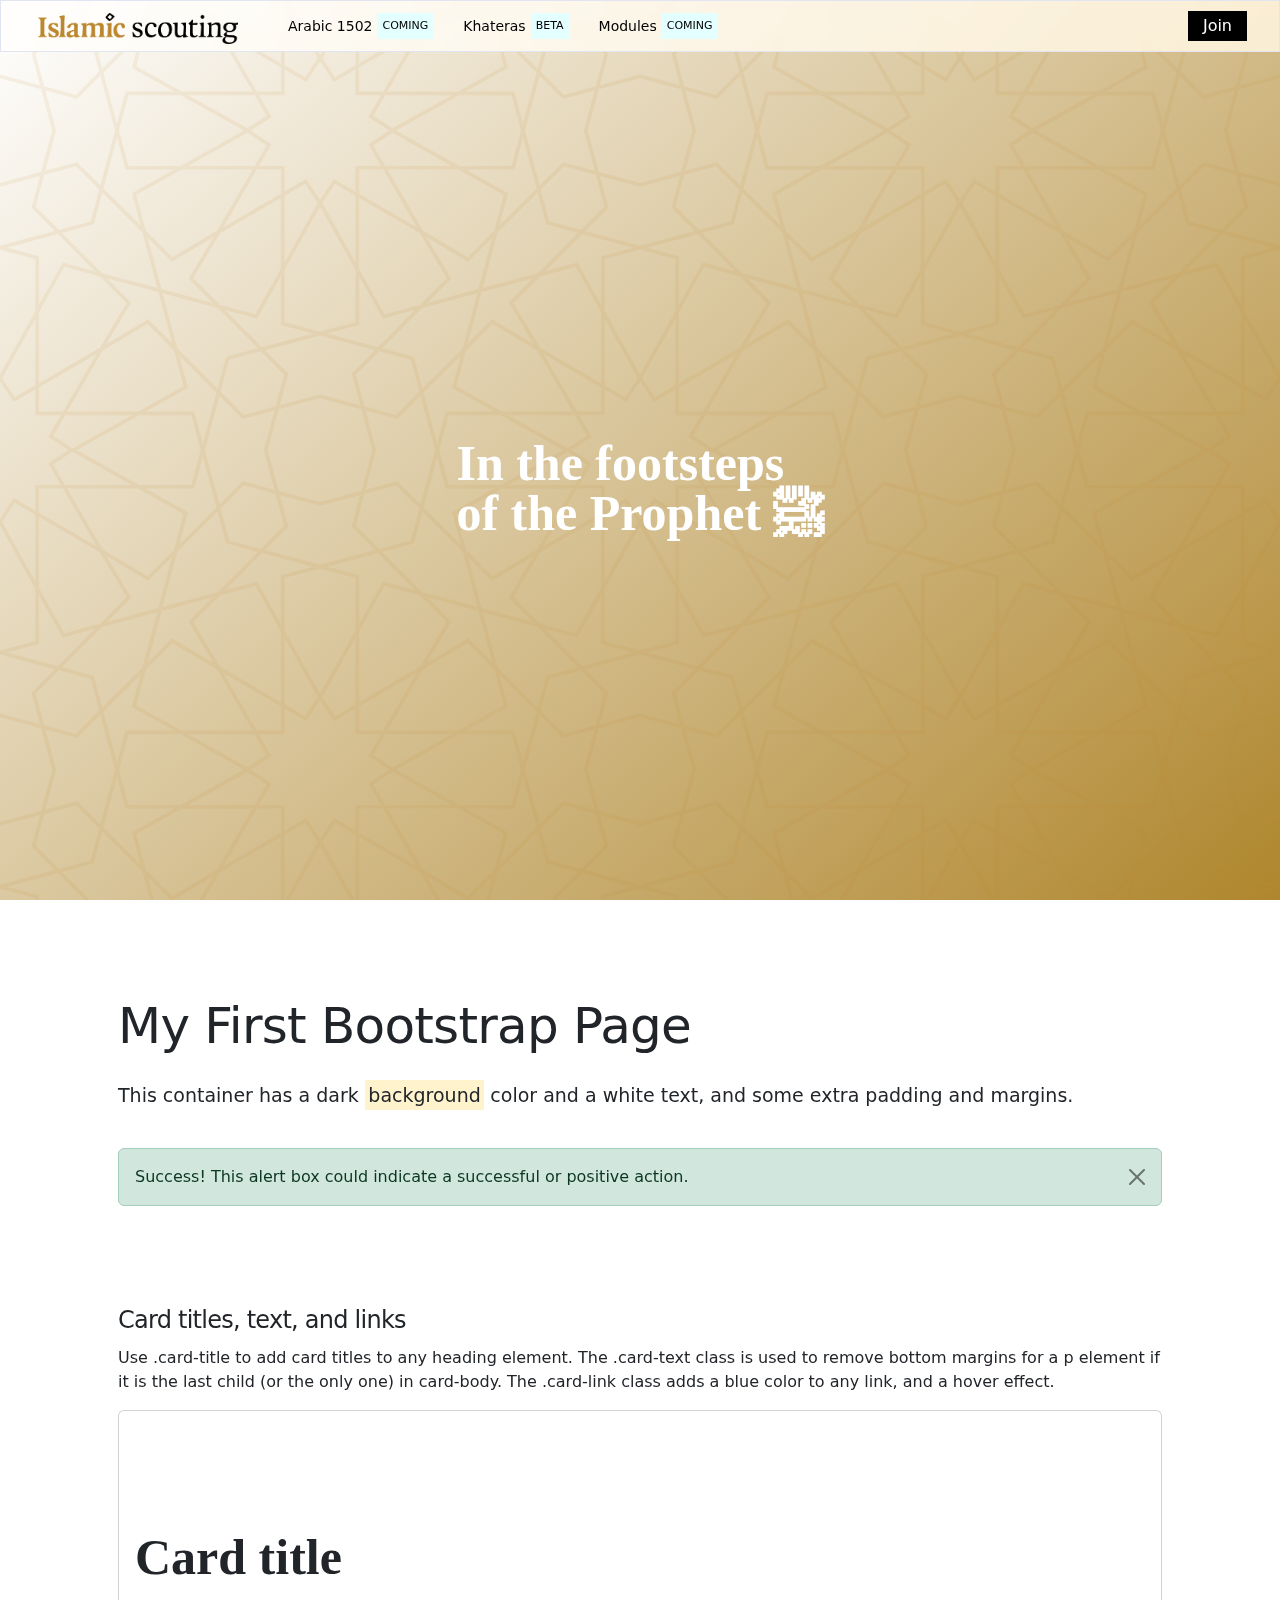
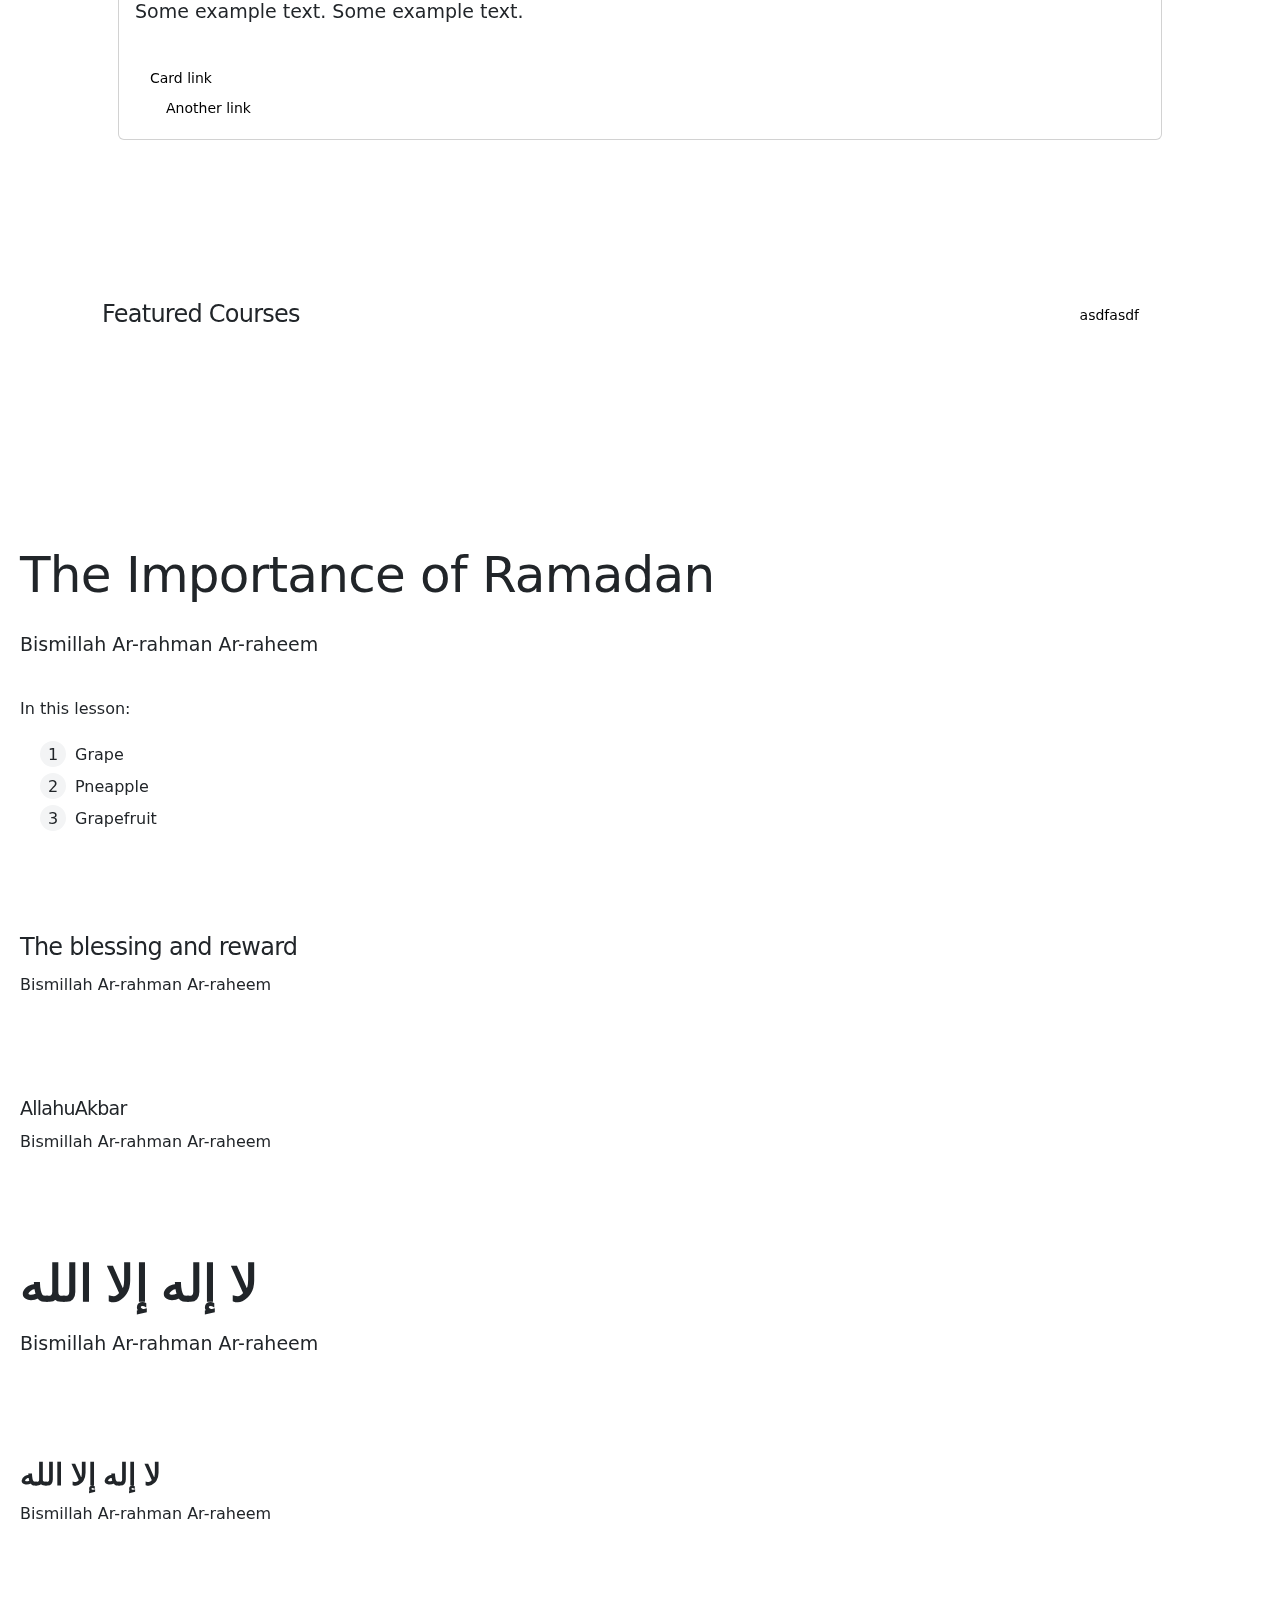
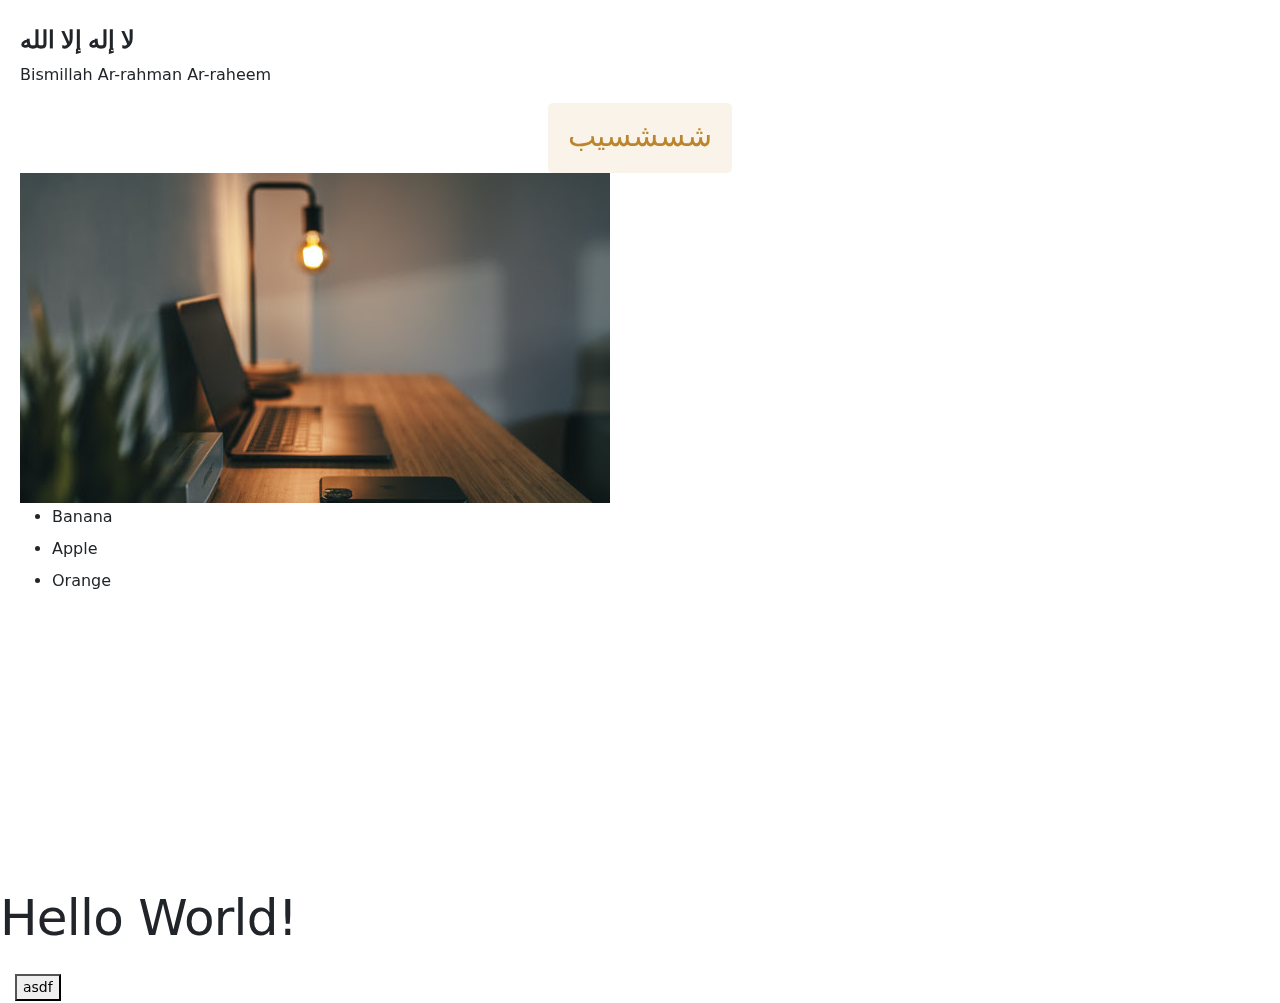
<file: index.html>
<!--This is the home page, whose purpose is
    1) to host, display, and document the default styling for the website
    2) to link out to the separate subsidiary projects
-->


<!DOCTYPE html>
<html lang="en">
<head>
    <!-- BOOTSTRAP Latest compiled and minified CSS -->
<link href="https://cdn.jsdelivr.net/npm/bootstrap@5.2.3/dist/css/bootstrap.min.css" rel="stylesheet">

<!-- BOOTSTRAP Latest compiled JavaScript -->
<script src="https://cdn.jsdelivr.net/npm/bootstrap@5.2.3/dist/js/bootstrap.bundle.min.js"></script>
    <meta charset="UTF-8">
    <meta http-equiv="X-UA-Compatible" content="IE=edge">
    <meta name="viewport" content="width=device-width, initial-scale=1.0">
    <script src="https://cdn.jsdelivr.net/npm/@popperjs/core@2.11.5/dist/umd/popper.min.js" integrity="sha384-Xe+8cL9oJa6tN/veChSP7q+mnSPaj5Bcu9mPX5F5xIGE0DVittaqT5lorf0EI7Vk" crossorigin="anonymous"></script>
<script src="https://cdn.jsdelivr.net/npm/bootstrap@5.2.0-beta1/dist/js/bootstrap.min.js" integrity="sha384-kjU+l4N0Yf4ZOJErLsIcvOU2qSb74wXpOhqTvwVx3OElZRweTnQ6d31fXEoRD1Jy" crossorigin="anonymous"></script>
    <title>Home Base</title>
    <link rel="stylesheet" href="./universalCopy.css" />
</head>
<body>
    <nav>
        <a disabled href="/index.html"><img src="/images/Islamic Scouting Logo.png" alt=""></a>
        <a href="/index.html">Arabic 1502<div>COMING</div></a>
        <a href="/index.html">Khateras<div>BETA</div></a>
        <a href="/index.html">Modules<div>COMING</div></a>
        <a href="google.com">Join</a>
    </nav>
    <div class="title">
        <span>In the footsteps <br>of the Prophet ﷺ</span>
        
    </div>
    
    <div class="container p-5 my-5">
        <h1>My First Bootstrap Page</h1>
        <p>This container has a dark <mark>background</mark> color and a white text, and some extra padding and margins.</p>
        <div class="alert alert-success alert-dismissible">
            <button type="button" class="btn-close" data-bs-dismiss="alert"></button>
            <strong>Success!</strong> This alert box could indicate a successful or positive action.
          </div>

          <h2>Card titles, text, and links</h2>
  <p>Use .card-title to add card titles to any heading element. The .card-text class is used to remove bottom margins for a p element if it is the last child (or the only one) in card-body. The .card-link class adds a blue color to any link, and a hover effect.</p>
  <div class="card">
    <div class="card-body">
      <h4 class="card-title">Card title</h4>
      <p class="card-text">Some example text. Some example text.</p>
      <a href="#" class="card-link">Card link</a>
      <a href="#" class="card-link">Another link</a>
    </div>
  </div>
  
      </div>
      
      
    <div class="container">
        <div class="container_title">
            <h2>Featured Courses</h2>
            <a class="arrow"href="">asdfasdf</a>
        </div>
        
    </div>




    <article>
        <h1>The Importance of Ramadan</h1>
        <p>Bismillah Ar-rahman Ar-raheem</p>
        <p><strong>In this lesson:</strong></p>
        <ol>
            <li>Grape</li>
            <li>Pneapple</li>
            <li>Grapefruit</li>
        </ol>
        <h2>The blessing and reward</h2>
        <p>Bismillah Ar-rahman Ar-raheem</p>
        <h3>AllahuAkbar</h3>
        <p>Bismillah Ar-rahman Ar-raheem</p>
        <h4>لا إله إلا الله</h4>
        <p>Bismillah Ar-rahman Ar-raheem</p>
        <h5>لا إله إلا الله</h5>
        <p>Bismillah Ar-rahman Ar-raheem</p>
        <h6>لا إله إلا الله</h6>
        <p>Bismillah Ar-rahman Ar-raheem</p>
        <blockquote>شسشسيب</blockquote>
        <img src="/images/desk.jpg" alt="d" caption="123Hahaha">
        <ul>
            <li>Banana</li>
            <li>Apple</li>
            <li>Orange</li>
        </ul>
        <embed src="" type="">
            <iframe src="" frameborder="0"></iframe>
    </article>
    <form action=""></form>
    <h1>Hello World!</h1>
    <a href="/Ajjrumiyyah/index.html"><button>asdf</button></a>
    <footer></footer>
</body>
</html>
</file>
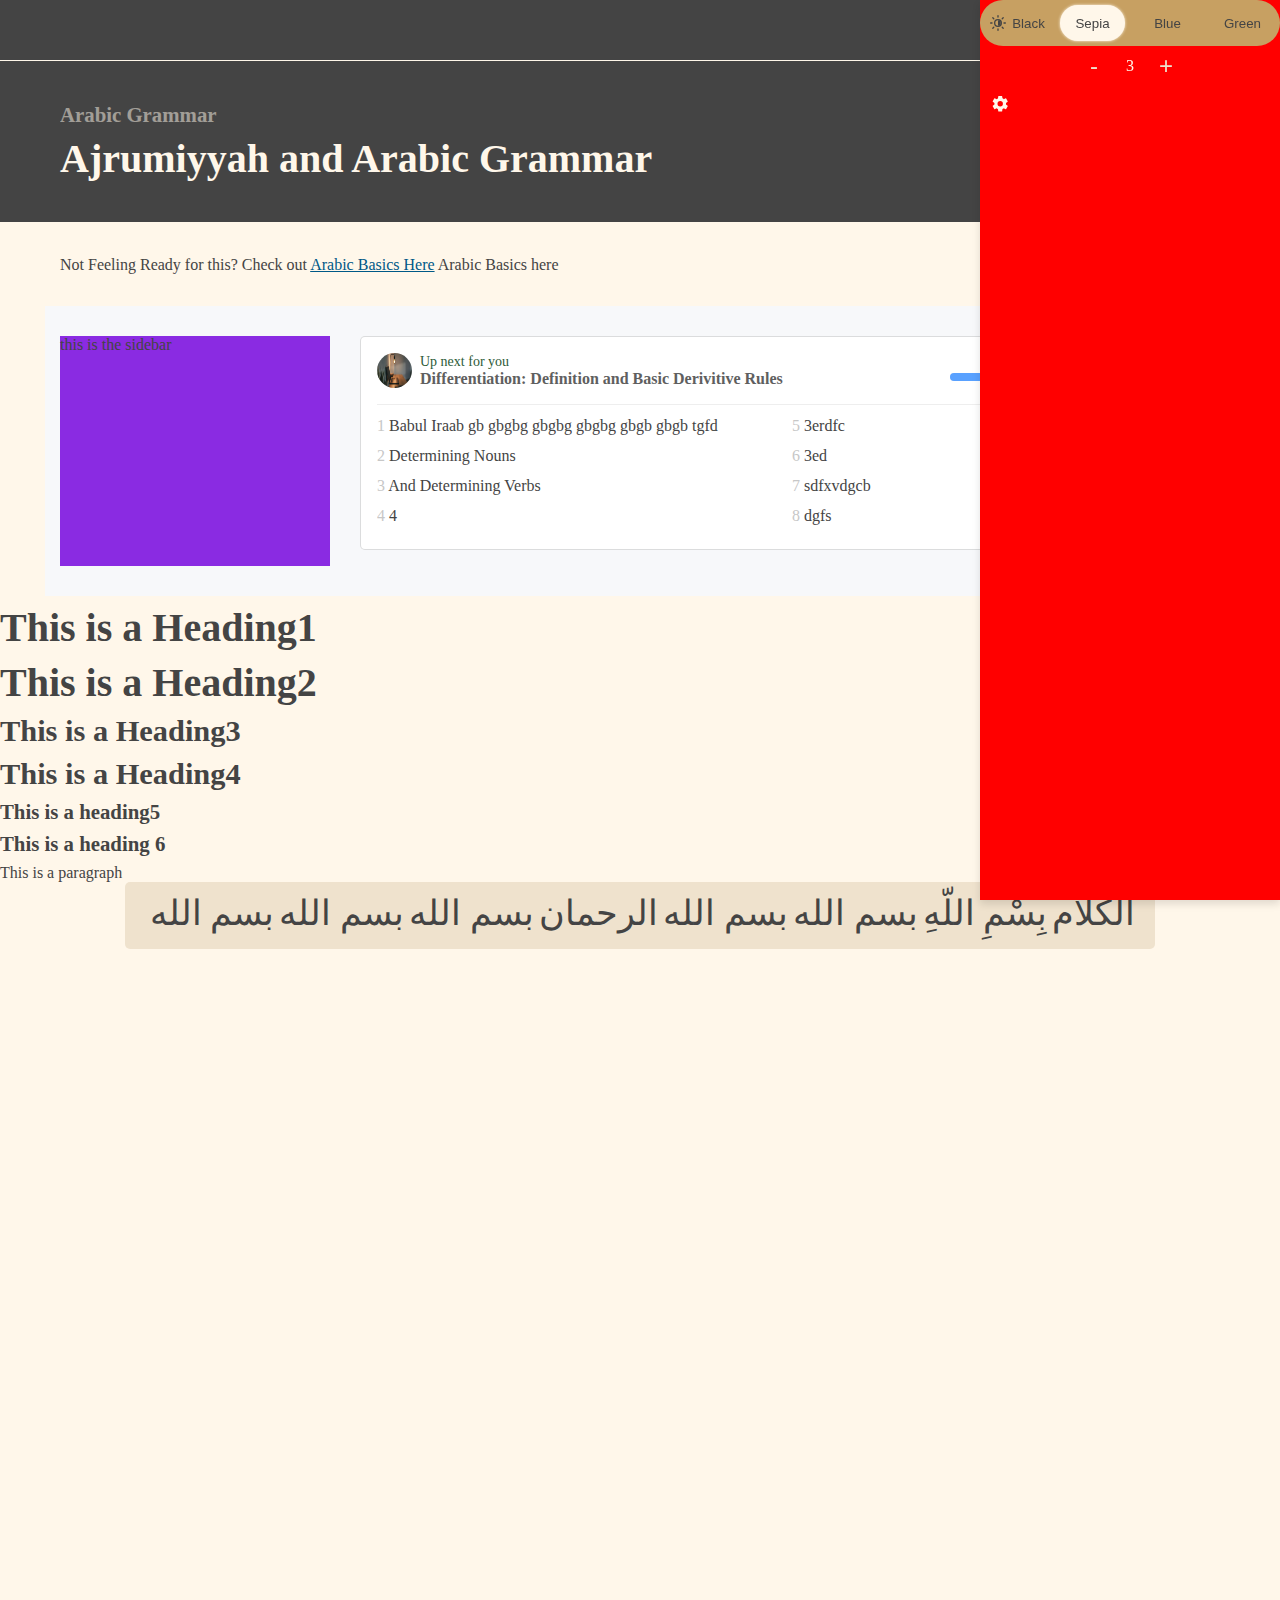
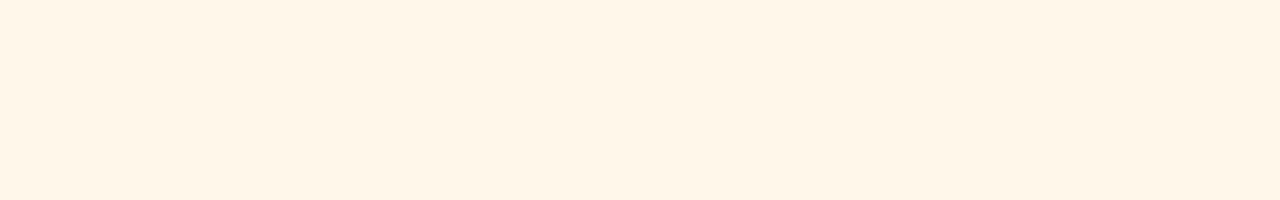
<file: Ajjrumiyyah/index.html>
<!DOCTYPE html>
<html lang="en">
	<head>
		<meta charset="UTF-8" />
		<meta name="viewport" content="width=device-width, initial-scale=1.0" />
		<title>Ajjrumiyyah Notes</title>
		<link rel="stylesheet" href="../universal.css" />
		<link rel="stylesheet" href="../homepage.css" />
	</head>

	<body style="height: 200vh">
		<!--NAVIGATION-->
		<nav class="beta">
			<div class="container">
				<div></div>
				<button onclick="toggleDrawer()">
					<svg
						class="alphaText"
						fill="currentColor"
						viewBox="0 0 24 24"
						xmlns="http://www.w3.org/2000/svg"
					>
						<path
							d="M12.32 7.582a4.044 4.044 0 1 0 4.044 4.043 4.056 4.056 0 0 0-4.043-4.043Zm8.73 4.043c-.002.378-.03.755-.082 1.13l2.46 1.926a.586.586 0 0 1 .134.747l-2.328 4.02a.588.588 0 0 1-.715.248l-2.894-1.162a8.923 8.923 0 0 1-1.962 1.146l-.433 3.072a.603.603 0 0 1-.581.498H9.993a.607.607 0 0 1-.582-.482l-.433-3.072a8.556 8.556 0 0 1-1.962-1.147l-2.893 1.163a.589.589 0 0 1-.715-.249L1.08 15.445a.586.586 0 0 1 .133-.748l2.46-1.926a8.823 8.823 0 0 1-.082-1.146c.002-.378.03-.755.083-1.13L1.213 8.57a.586.586 0 0 1-.133-.747l2.328-4.02a.588.588 0 0 1 .715-.248l2.893 1.162A8.924 8.924 0 0 1 8.978 3.57L9.411.498A.603.603 0 0 1 9.993 0h4.656a.607.607 0 0 1 .582.482l.432 3.072A8.557 8.557 0 0 1 17.628 4.7l2.89-1.163a.588.588 0 0 1 .716.249l2.328 4.019a.586.586 0 0 1-.133.747l-2.461 1.927c.052.38.08.762.083 1.145Z"
						></path>
					</svg>
				</button>
				<div class="drawer" open>
					<div class="toggle4 gamma">
						<div class="activeToggle4"><div></div></div>
						<button class="betaText" onclick="changeToTheme('black')">
							<svg
								viewBox="0 0 24 24"
								fill="none"
								xmlns="http://www.w3.org/2000/svg"
							>
								<path
									d="M12 17a5 5 0 1 0 0-10 5 5 0 0 0 0 10ZM12 1v2M12 21v2M4.22 4.22l1.42 1.42M18.36 18.36l1.42 1.42M1 12h2M21 12h2M4.22 19.78l1.42-1.42M18.36 5.64l1.42-1.42"
									stroke="currentColor"
									stroke-width="2"
									stroke-linecap="round"
									stroke-linejoin="round"
								></path>
								<path fill="currentColor" d="M12 8h4v8h-4z"></path>
							</svg>
							Black
						</button>
						<button class="betaText" onclick="changeToTheme('sepia')">
							Sepia
						</button>
						<button class="betaText" onclick="changeToTheme('blue')">
							Blue
						</button>
						<button class="betaText" onclick="changeToTheme('green')">
							Green
						</button>
					</div>
					<div id="fonter">
						<button id="minus" class="omegaText" onclick="incrementFont(-1)">
							-
						</button>
						<span id="font" class="alphaText">3</span>
						<button id="plus" class="omegaText" onclick="incrementFont(1)">
							+
						</button>
					</div>
					<button onclick="toggleDrawer()">
						<svg
							class="alphaText"
							fill="currentColor"
							viewBox="0 0 24 24"
							xmlns="http://www.w3.org/2000/svg"
						>
							<path
								d="M12.32 7.582a4.044 4.044 0 1 0 4.044 4.043 4.056 4.056 0 0 0-4.043-4.043Zm8.73 4.043c-.002.378-.03.755-.082 1.13l2.46 1.926a.586.586 0 0 1 .134.747l-2.328 4.02a.588.588 0 0 1-.715.248l-2.894-1.162a8.923 8.923 0 0 1-1.962 1.146l-.433 3.072a.603.603 0 0 1-.581.498H9.993a.607.607 0 0 1-.582-.482l-.433-3.072a8.556 8.556 0 0 1-1.962-1.147l-2.893 1.163a.589.589 0 0 1-.715-.249L1.08 15.445a.586.586 0 0 1 .133-.748l2.46-1.926a8.823 8.823 0 0 1-.082-1.146c.002-.378.03-.755.083-1.13L1.213 8.57a.586.586 0 0 1-.133-.747l2.328-4.02a.588.588 0 0 1 .715-.248l2.893 1.162A8.924 8.924 0 0 1 8.978 3.57L9.411.498A.603.603 0 0 1 9.993 0h4.656a.607.607 0 0 1 .582.482l.432 3.072A8.557 8.557 0 0 1 17.628 4.7l2.89-1.163a.588.588 0 0 1 .716.249l2.328 4.019a.586.586 0 0 1-.133.747l-2.461 1.927c.052.38.08.762.083 1.145Z"
							></path>
						</svg>
					</button>
				</div>
			</div>
		</nav>
		<!-- HEADER SECTION -->
		<header class="beta">
			<div class="container">
				<h6 class="half alphaText">Arabic Grammar</h6>
				<h1 class="alphaText">Ajrumiyyah and Arabic Grammar</h1>
			</div>
		</header>

		<!-- RANDOM NOTE -->
		<aside>
			<div class="container">
				<p>
					Not Feeling Ready for this? Check out
					<a href="google.com">Arabic Basics Here</a> Arabic Basics here
				</p>
			</div>
		</aside>

		<!-- MAIN CONTENT -->
		<main>
			<div class="bodySection container">
				<div class="sideBar">this is the sidebar</div>
				<div class="contentBar">
					<div class="unitBlock">
						<div class="unitBlockContent">
							<div class="activeBar"></div>
							<div class="unitBlockTitle">
								<img src="../images/desk.jpg" alt="a desk" />
								<div class="titleDiv">
									<p class="next">Up next for you</p>
									<p class="unitTitle">
										Differentiation: Definition and Basic Derivitive Rules
									</p>
								</div>
								<div style="flex-grow: 1"></div>
								<div class="mastery">
									<p style="font-size: 14px">0/1 Mastery Points</p>
									<div class="progressBar">
										<div class="progress"></div>
									</div>
								</div>
							</div>
							<div class="grid" style="grid-template-rows: repeat(5, 30px)">
								<p>Babul Iraab gb gbgbg gbgbg gbgbg gbgb gbgb tgfd</p>
								<p>Determining Nouns</p>
								<p>And Determining Verbs</p>
								<p>4</p>
								<p>3erdfc</p>
								<p>3ed</p>
								<p>sdfxvdgcb</p>
								<p>dgfs</p>
							</div>
						</div>
					</div>
				</div>
			</div>
		</main>

		<!-- PLAYGROUND -->
		<section>
			<h1>This is a Heading1</h1>
			<h2>This is a Heading2</h2>
			<h3>This is a Heading3</h3>
			<h4>This is a Heading4</h4>
			<h5>This is a heading5</h5>
			<h6>This is a heading 6</h6>

			<p>This is a paragraph</p>
			<div>
				<blockquote>
					<span tooltip="a very veyr bad person with stinky breath"
						>الكلام</span
					>
					<span tooltip="testing123">بِسْمِ اللّهِ</span>
					<span tooltip="testing123">بسم الله</span>
					<span tooltip="testing123">بسم الله</span>
					<span tooltip="testing123">الرحمان</span>
					<span tooltip="testing123">بسم الله</span>
					<span tooltip="testing123">بسم الله</span>
					<span tooltip="testing123">بسم الله</span>
				</blockquote>
			</div>
		</section>

		<!-- FOOTER -->
		<footer></footer>

		<!-- SCRIPTS -->
		<script src="../script.js"></script>
	</body>
</html>
</file>
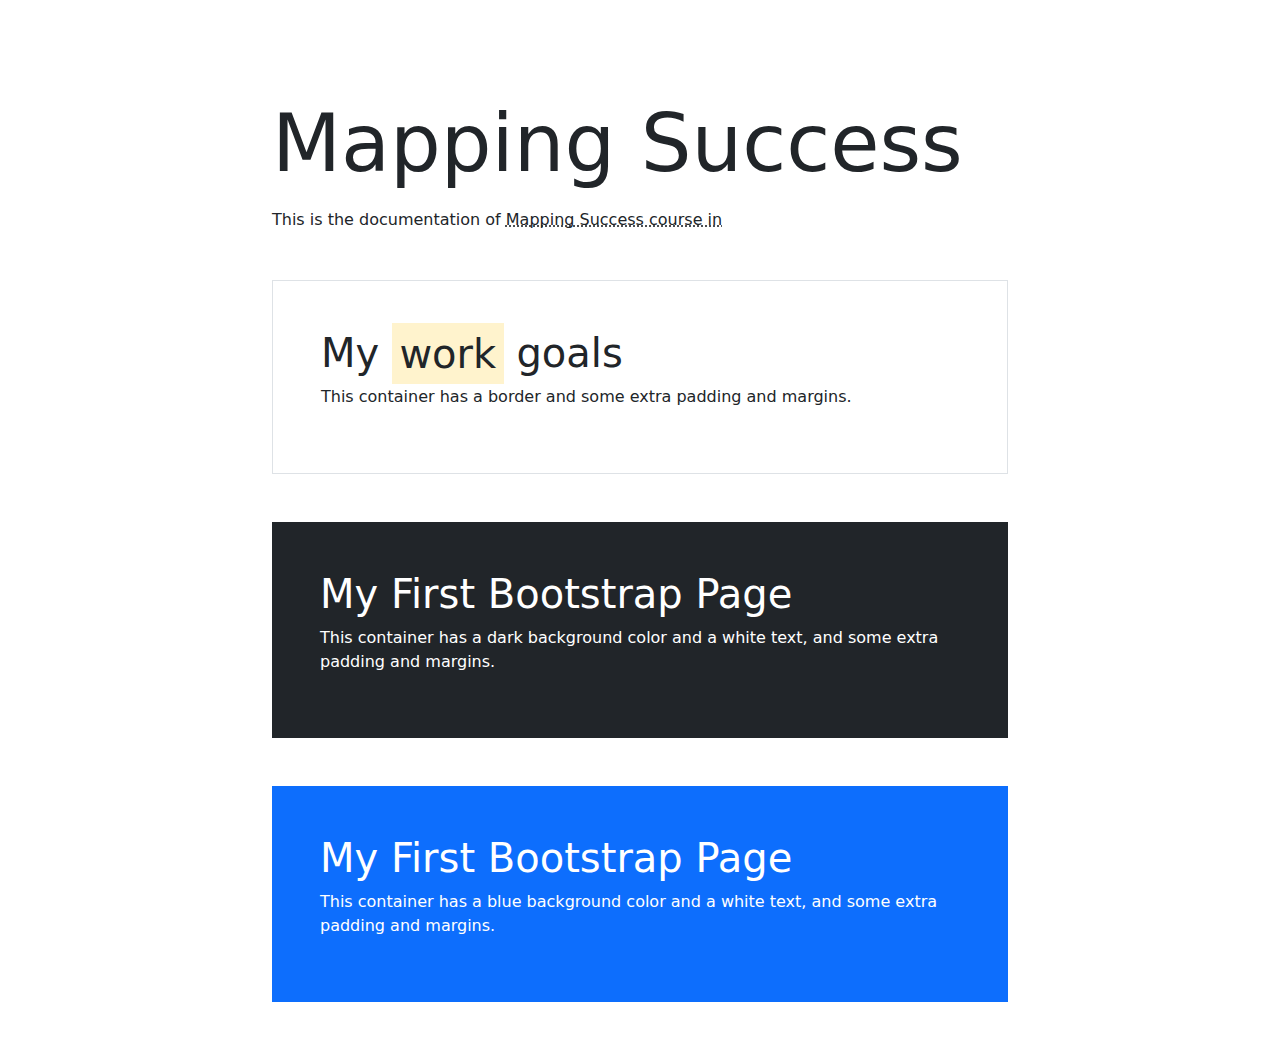
<file: week/index.html>
<!DOCTYPE html>
<html lang="en">
<head>
    <link href="https://cdn.jsdelivr.net/npm/bootstrap@5.2.3/dist/css/bootstrap.min.css" rel="stylesheet">

<!-- BOOTSTRAP Latest compiled JavaScript -->
<script src="https://cdn.jsdelivr.net/npm/bootstrap@5.2.3/dist/js/bootstrap.bundle.min.js"></script>
    
    <meta charset="UTF-8">
    <meta http-equiv="X-UA-Compatible" content="IE=edge">
    <meta name="viewport" content="width=device-width, initial-scale=1.0">
    <title>Document</title>
</head>
<body>
    <div class="container">
    <div class="row pt-5 mt-5">
        
            <div class="col-2 d-print-none"></div>
        <div class="col-8 d-print-block">
            
            <p class="display-1">Mapping Success</p>
            <p>This is the documentation of <abbr title ="Spring 2023 University of Houston">Mapping Success course in </abbr></p>
            <div class="container p-5 my-5 border">
                <h1>My <mark>work</mark> goals</h1>
                <p>This container has a border and some extra padding and margins.</p>
              </div>
              
              <div class="container p-5 my-5 bg-dark text-white">
                <h1>My First Bootstrap Page</h1>
                <p>This container has a dark background color and a white text, and some extra padding and margins.</p>
              </div>
              
              <div class="container p-5 my-5 bg-primary text-white">
                <h1>My First Bootstrap Page</h1>
                <p>This container has a blue background color and a white text, and some extra padding and margins.</p>
              </div>
        </div>
        <div class="col-2 d-print-none"></div>

    </div>
  </div>
</body>
</html>
</file>
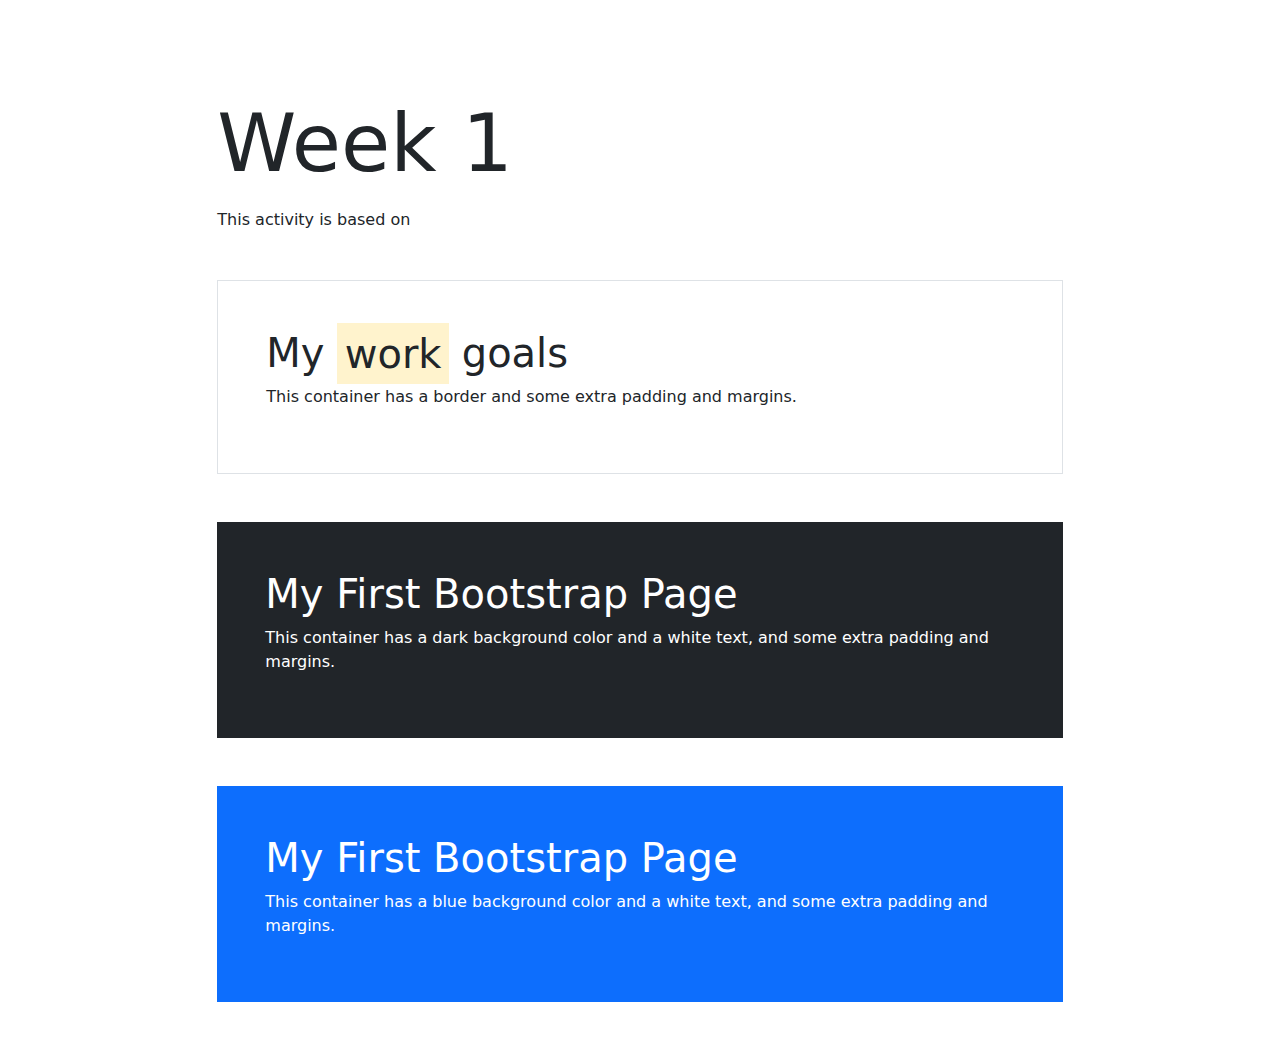
<file: week/goals.html>
<!DOCTYPE html>
<html lang="en">
<head>
    <link href="https://cdn.jsdelivr.net/npm/bootstrap@5.2.3/dist/css/bootstrap.min.css" rel="stylesheet">

<!-- BOOTSTRAP Latest compiled JavaScript -->
<script src="https://cdn.jsdelivr.net/npm/bootstrap@5.2.3/dist/js/bootstrap.bundle.min.js"></script>
    
    <meta charset="UTF-8">
    <meta http-equiv="X-UA-Compatible" content="IE=edge">
    <meta name="viewport" content="width=device-width, initial-scale=1.0">
    <title>Document</title>
</head>
<body>
    
    <div class="row pt-5 mt-5">
        
            <div class="col-2"></div>
        <div class="col-8">
            
            <p class="display-1">Week 1</p>
            <p>This activity is based on </p>
            <div class="container p-5 my-5 border">
                <h1>My <mark>work</mark> goals</h1>
                <p>This container has a border and some extra padding and margins.</p>
              </div>
              
              <div class="container p-5 my-5 bg-dark text-white">
                <h1>My First Bootstrap Page</h1>
                <p>This container has a dark background color and a white text, and some extra padding and margins.</p>
              </div>
              
              <div class="container p-5 my-5 bg-primary text-white">
                <h1>My First Bootstrap Page</h1>
                <p>This container has a blue background color and a white text, and some extra padding and margins.</p>
              </div>
        </div>
        <div class="col-2"></div>

    </div>
    
</body>
</html>
</file>
<file: universalCopy.css>
/*👉Welcome to my css for the Ajrumiyyah Learning Platform
Below are the default styles that are used across all pages
Each page otherwise has its own stile sheet and manual overrides👈*/

/* UNIVERSAL FONTS */
@import url('https://db.onlinewebfonts.com/c/2c1ce06a505728976c1d2993407312b5?family=KFGQPC+Uthmanic+Script+HAFS');

@font-face {
    font-family: 'Graphik web';
    src: url('https://assets.website-files.com/5e2755779d8b8ea1d6373797/5e2761fd54876406a0210838_Graphik-Regular-Web.woff2') format('woff2'), url('https://assets.website-files.com/5e2755779d8b8ea1d6373797/5e2761fd348295010a0ca94d_Graphik-Regular-Web.eot') format('embedded-opentype'), url('https://assets.website-files.com/5e2755779d8b8ea1d6373797/5e2761fd5487644b31210839_Graphik-Regular-Web.woff') format('woff');
    font-weight: 400;
    font-style: normal;
    font-display: auto;
}

@font-face {
    font-family: 'Graphik web';
    src: url('https://assets.website-files.com/5e2755779d8b8ea1d6373797/5e2761fd997b9667abf8898f_Graphik-RegularItalic-Web.woff2') format('woff2'), url('https://assets.website-files.com/5e2755779d8b8ea1d6373797/5e2761fd9d8b8e8fff37cc8e_Graphik-RegularItalic-Web.eot') format('embedded-opentype'), url('https://assets.website-files.com/5e2755779d8b8ea1d6373797/5e2761fd8e5e9e1f5a28a0c1_Graphik-RegularItalic-Web.woff') format('woff');
    font-weight: 400;
    font-style: italic;
    font-display: auto;
}

@font-face {
    font-family: 'Graphik web';
    src: url('https://assets.website-files.com/5e2755779d8b8ea1d6373797/5e2761fd2c83a24900ce156a_Graphik-Medium-Web.woff2') format('woff2'), url('https://assets.website-files.com/5e2755779d8b8ea1d6373797/5e2761fd2c83a27738ce1569_Graphik-Medium-Web.eot') format('embedded-opentype'), url('https://assets.website-files.com/5e2755779d8b8ea1d6373797/5e2761fd9d8b8e0fe337cc8d_Graphik-Medium-Web.woff') format('woff');
    font-weight: 500;
    font-style: normal;
    font-display: auto;
}

@font-face {
    font-family: 'Graphik web';
    src: url('https://assets.website-files.com/5e2755779d8b8ea1d6373797/5e2761fd1c1a5456927d2bb7_Graphik-MediumItalic-Web.woff2') format('woff2'), url('https://assets.website-files.com/5e2755779d8b8ea1d6373797/5e2761fd8e5e9ec84028a0bf_Graphik-MediumItalic-Web.eot') format('embedded-opentype'), url('https://assets.website-files.com/5e2755779d8b8ea1d6373797/5e2761fddb51f66b46d5b1d6_Graphik-MediumItalic-Web.woff') format('woff');
    font-weight: 500;
    font-style: italic;
    font-display: auto;
}


@font-face {
	font-family: 'KFGQPC Uthmanic Script Hafs';
	font-style: normal;
	font-weight: 400;
		src: url("http://db.onlinewebfonts.com/t/2c1ce06a505728976c1d2993407312b5.eot"); /* IE9*/
		src: url("http://db.onlinewebfonts.com/t/2c1ce06a505728976c1d2993407312b5.eot?#iefix") format("embedded-opentype"), /* IE6-IE8 */
		url("http://db.onlinewebfonts.com/t/2c1ce06a505728976c1d2993407312b5.woff2") format("woff2"), /* chrome firefox */
		url("http://db.onlinewebfonts.com/t/2c1ce06a505728976c1d2993407312b5.woff") format("woff"), /* chrome firefox */
		url("http://db.onlinewebfonts.com/t/2c1ce06a505728976c1d2993407312b5.ttf") format("truetype"), /* chrome firefox opera Safari, Android, iOS 4.2+*/
		url("http://db.onlinewebfonts.com/t/2c1ce06a505728976c1d2993407312b5.svg#KFGQPC Uthmanic Script HAFS") format("svg"); /* iOS 4.1- */
	
	src: url("http://db.onlinewebfonts.com/t/2c1ce06a505728976c1d2993407312b5.woff2") format("woff2"), url('/FONTS/KFGQPC\ Uthmanic\ Script\ HAFS\ Regular.otf') format('otf');
}

@font-face {
	font-family: 'Lato';
	font-style: normal;
	font-weight: 400;
	src: local('Lato Regular'), local('Lato-Regular'),
		url(https://cdn.kastatic.org/fonts/lato/Lato-Regular.woff2) format('woff2');
}
@font-face {
	font-family: 'Lato';
	font-style: normal;
	font-weight: 700;
	src: local('Lato Bold'), local('Lato-Bold'),
		url(https://cdn.kastatic.org/fonts/lato/Lato-Bold.woff2) format('woff2');
}
@font-face {
	font-family: 'Lato';
	font-style: normal;
	font-weight: 900;
	src: local('Lato Black'), local('Lato-Black'),
		url(https://cdn.kastatic.org/fonts/lato/Lato-Black.woff2) format('woff2');
}
@font-face {
	font-family: 'Quadraat';
	font-style: normal;
	font-weight: 400;
	src: url(https://www.fontsplace.com/free/fonts/q/quadraat.ttf) format('ttf');
}

@font-face {
	font-family: 'Quadraat';
	font-style: bold;
	font-weight: 700;
	src: url(https://www.fontsplace.com/free/fonts/q/quadraat-bold.ttf) format('ttf');
}

:root{
	font-family: 'Graphik web';
	font-weight: 400;
	font-size: 16px;
	line-height: 1.3;
}


body{
	margin: unset;
}

h1, h2, h3, h4, h5, h6{
	font-weight: 500;
	margin-block-start: unset;
	margin-block-end: 0.5em;
}

h1, h2, h3{
	letter-spacing: -0.75px;
	margin-top: 100px;
}

h4, h5, h6{
	font-family: 'KFGQPC Uthmanic Script Hafs';
	font-weight: 600;
	margin-top: 100px;
	margin-block-end: 0.3em;

}
h1:first-child,h2:first-child,h3:first-child{
	margin-top: 0px;
}
h1{font-size: 50px;}
h2{font-size: 24px;}
h3{font-size: 19px;}
h4{font-size: 50px;}
h5{font-size: 30px;}
h6{font-size: 24px;}

a > img{
max-width: 200px;
max-height: 35px;
margin: 10px 0px 5px 0px;
}



nav{
position: fixed; top: 0; left: 0; right: 0;
display: flex;
align-items: center;
padding: 10px 32px;
background-color: rgba(255, 255, 255, 0.75);
backdrop-filter: saturate(2) blur(8px) brightness(1);
border: rgb(225, 228, 241) solid 1px;
z-index: 1;
}


a{
display: flex;
align-items: center;
padding: 15px;
text-decoration: none;
color: black;
font-weight: 500;
font-size: 14px;
transition: background-color 100ms, color 10ms;
height: 25px;
}

a > div{
	padding: 5px;
	background-color: rgb(227, 255, 255);
	margin-left: 5px;
	font-weight: 300;
	color: black;
	font-size: 11px;

}

nav > a{
	
}

a:hover{
	background-color: rgb(196, 140, 51, 0.1);
	opacity: 0.8;
	color: #BB852D;
}
nav > a:first-child{
	padding: 0px 5px;
	margin-right: 30px;
}
nav > a:last-child{
	color: white;
	background-color: black;
	margin-left: auto;
	font-size: 16px;
	}
nav > a:last-child:hover{
	background-color: #BB852D;
	color: white;
}

ol::before{
	counter-reset: circle;
	content: '';
}


ol > li::before{
	counter-increment: circle;
	content: counter(circle);
	position: absolute;
	left: 0;
	font-weight: 500;
	background-color: #F3F4F5;
	border-radius: 100px;
	width: 26px;
	height: 26px;
	text-align: center;
	line-height: 28px;
}

li{
	height: 28px;
	line-height: 28px;
	margin-bottom: 4px;
}

ol{
	padding-left: 35px;
	margin: 20px;
	position: relative;
}

ol > li::marker{
	content: '';

}

article{
	margin-top: 120px;
	padding: 20px;
}

h1 + p, h4+p {
	font-size: 19px;
	margin-block-end: 2em;
}

p{
	margin-block-start: 0.5em;
}

strong{
	font-weight: 500;
}

blockquote{
	display: flex;
	align-items: center;
	flex-wrap: wrap;
	direction: rtl;
	font-family: 'KFGQPC Uthmanic Script Hafs';
	font-size: 30px;
	background-color: #c48c331a;
	color: #BB852D;
	padding: 10px 20px 15px;
	border-radius: 5px;
	margin: 0px auto;
	text-align: right;
	width: fit-content;
	justify-self: center;
}

.title{
	background-image: url(/images/backgroundHero.svg), linear-gradient(139deg, #ffffff, #af862d);
	background-size: 100vw;
	background-position: 0px;
	height: 100vh;
	display: flex;
	flex-direction: column;
	align-items: center;
	justify-content: center;
	padding-top: 75px;
	background-position: 100%;
	transition: background-position 1s;
}

.title > span{
	font-family: Quadraat;
	font-weight: 700;
	font-size: 50px;
	line-height: 50px;
	color: white;
}

.container{
	padding: 64px 32px;
}

.container_title{
	display: flex;
	justify-content: space-between

}

.arrow::after{
	content: url(https://assets-global.website-files.com/5e2755779d8b8ea1d6373797/5e279e009b1d6574580bfe08_arrow-white.svg);
	height: 24px;
	width:24px
}
</file>
<file: universal.css>
/*👉Welcome to my css for the Ajrumiyyah Learning Platform
Below are the default styles that are used across all pages
Each page otherwise has its own stile sheet and manual overrides👈*/

/* UNIVERSAL FONTS */
@import url('https://db.onlinewebfonts.com/c/2c1ce06a505728976c1d2993407312b5?family=KFGQPC+Uthmanic+Script+HAFS');

@font-face {
	font-family: 'KFGQPC Uthmanic Script Hafs';
	font-style: normal;
	font-weight: 400;
		src: url("http://db.onlinewebfonts.com/t/2c1ce06a505728976c1d2993407312b5.eot"); /* IE9*/
		src: url("http://db.onlinewebfonts.com/t/2c1ce06a505728976c1d2993407312b5.eot?#iefix") format("embedded-opentype"), /* IE6-IE8 */
		url("http://db.onlinewebfonts.com/t/2c1ce06a505728976c1d2993407312b5.woff2") format("woff2"), /* chrome firefox */
		url("http://db.onlinewebfonts.com/t/2c1ce06a505728976c1d2993407312b5.woff") format("woff"), /* chrome firefox */
		url("http://db.onlinewebfonts.com/t/2c1ce06a505728976c1d2993407312b5.ttf") format("truetype"), /* chrome firefox opera Safari, Android, iOS 4.2+*/
		url("http://db.onlinewebfonts.com/t/2c1ce06a505728976c1d2993407312b5.svg#KFGQPC Uthmanic Script HAFS") format("svg"); /* iOS 4.1- */
	
	src: url("http://db.onlinewebfonts.com/t/2c1ce06a505728976c1d2993407312b5.woff2") format("woff2"), url('/FONTS/KFGQPC\ Uthmanic\ Script\ HAFS\ Regular.otf') format('otf');
}

@font-face {
	font-family: 'Lato';
	font-style: normal;
	font-weight: 400;
	src: local('Lato Regular'), local('Lato-Regular'),
		url(https://cdn.kastatic.org/fonts/lato/Lato-Regular.woff2) format('woff2');
}
@font-face {
	font-family: 'Lato';
	font-style: normal;
	font-weight: 700;
	src: local('Lato Bold'), local('Lato-Bold'),
		url(https://cdn.kastatic.org/fonts/lato/Lato-Bold.woff2) format('woff2');
}
@font-face {
	font-family: 'Lato';
	font-style: normal;
	font-weight: 900;
	src: local('Lato Black'), local('Lato-Black'),
		url(https://cdn.kastatic.org/fonts/lato/Lato-Black.woff2) format('woff2');
}

/* UNIVERSAL THEMES*/
[theme='black'] {
	--ALPHA: white;
	--BETA: rgb(68, 68, 68);
	--OMEGA: rgb(240, 241, 243);
	--GAMMA: rgb(0, 110, 255);
	--transform: 0%;
}
[theme='sepia'] {
	--ALPHA: rgb(255, 247, 234);
	--BETA: rgb(68, 68, 68);
	--OMEGA: rgb(239, 226, 205);
	--GAMMA: rgb(199, 160, 98);
	--transform: 100%;
}
[theme='blue'] {
	--ALPHA: rgb(52, 58, 64);
	--BETA: white;
	--OMEGA: rgb(33, 37, 41);
	--GAMMA: rgb(117, 175, 255);
	--transform: 200%;
}
[theme='green'] {
	--ALPHA: #447058;
	--BETA: white;
	--OMEGA: #1a5032;
	--GAMMA: #ff8c6f;
	--transform: 300%;
}

.alpha {
	background-color: var(--ALPHA);
	transition: background-color 200ms linear;
}
.beta {
	background-color: var(--BETA);
	transition: background-color 200ms linear;
}
.omega {
	background-color: var(--OMEGA);
	transition: background-color 200ms linear;
}
.gamma {
	background-color: var(--GAMMA);
	transition: background-color 200ms linear;
}
.alphaText {
	color: var(--ALPHA);
	transition: color 200ms linear;
}
.betaText {
	color: var(--BETA);
	transition: color 200ms linear;
}
.omegaText {
	color: var(--OMEGA);
	transition: color 200ms linear;
}
.half {
	opacity: 50%;
}

/* The basic classes on page load */
:root {
	font-size: 16px;
}
body {
	/*👉 DEFAULT body properties
    display: block;
    margin: 8px;👈*/
	margin: 0px;
	background-color: var(--ALPHA);
	color: var(--BETA);
	font-family: 'Lato';
	transition: background-color 200ms linear, color 200ms linear;
	--arabicFontSize: 2.2rem;
}
footer {
	/*👉 DEFAULT footer styling
    display: block;	
    👈*/
	cursor: unset;
}
header {
	/*👉 DEFAULT header styles
    display: block;👈*/
	cursor: unset;
}
svg {
	width: 24px;
	height: 24px;
}
p {
	/*👉 DEFAULT p styling
    display: block;
    margin-top: 1em;
    margin-bottom: 1em;
    margin-inline-start: 0;
    margin-inline-end: 0;👈*/
	margin: 0px;
	font-family: 'Lato';
	font-size: 16px;
}
nav > .container {
	/*👉display: block;👈*/
	height: 60px;
	top: 0;
	display: flex;
	justify-content: space-between;
	align-items: center;
}

nav {
	border-bottom: 1px solid var(--ALPHA);
}

blockquote {
	display: flex;
	align-items: center;
	flex-wrap: wrap;
	direction: rtl;
	font-family: 'KFGQPC Uthmanic Script Hafs';
	font-size: var(--arabicFontSize);
	background-color: var(--OMEGA);
	color: var(--BETA);
	padding: 10px 20px 15px;
	border-radius: 5px;
	margin: 0px;
	text-align: right;
	transition: color 200ms linear, background-color 200ms linear;
	width: fit-content;
	justify-self: center;
}
h1,
h2,
h3,
h4,
h5,
h6 {
	font-family: 'Lato';
	color: var(--BETA);
	text-align: left;
	font-weight: 900;
	margin-block-start: 0.5rem;
	margin-block-end: 0.5rem;
}

h1 {
	font-size: 2.5rem;
}
h2 {
	font-size: 2.5rem;
	font-weight: 700;
}
h3 {
	font-size: 1.9rem;
	font-weight: 900;
}
h4 {
	font-size: 1.9rem;
	font-weight: 700;
}
h5 {
	font-size: 1.3rem;
	font-weight: 900;
}
h6 {
	font-size: 1.3rem;
	font-weight: 700;
}

header > div,
aside > div {
	padding: 34px 16px 32px;
}

nav > .container,
aside > .container,
main > .container,
header > .container,
section > .container,
footer > .container {
	margin: 0 auto;
	max-width: 1160px;
}

/* LIST DETAULTS */
li {
	/*👉display: list-item;
    text-align: match-parent;👈*/
	cursor: unset;
}
ol {
	/*👉display: block;
    margin-block-start: 1em;
    margin-block-end: 1em;
    padding-inline-start: 40px;
    list-styletype: decimal;
    margin-inline-start: 0;
    margin-inline-end: 0;👈*/
	cursor: unset;
}
ul {
	/*👉display: block;
    margin-block-start: 1em;
    margin-block-end: 1em;
    padding-inline-start: 40px;
    list-styletype: disc;
    margin-inline-start: 0;
    margin-inline-end: 0;👈*/
	cursor: unset;
}

/* LINK AND BUTTON DEFAULTS */
a {
	color: #005987;
	font-size: 500;
	/*👉color: #0000EE;
    text-decoration: underline;
    cursor: pointer;
    text-decoration: underline;
    cursor: auto;👈*/
}
a:link {
	/*👉color: (internal value);
    text-decoration: underline;
    cursor: auto;👈*/
	cursor: unset;
}
a:visited {
	/* color: #551A8B;
    text-decoration: underline;
    cursor: auto; */
	cursor: unset;
}
a:link:active {
	/*👉color: #FF0000;👈*/
	cursor: unset;
}
a:visited:active {
	/*👉color: (internal value);👈*/
	cursor: unset;
}
button {
	/*👉letter-spacing: initial;
    word-spacing: initial;
    line-height: initial;
    text-transform: initial;
    text-indent: initial;
    text-shadow: initial;
    text-align: center;
    display: inline-block;
    box-sizing: border-box;
    align-items: flex-start;
    text-align: start;
    cursor: default;
    box-sizing: border-box;
    padding: 2px 6px 3px 6px;
    color: initial;
    letter-spacing: normal;
    word-spacing: normal;
    line-height: normal;
    text-transform: none;
    text-indent: 0;
    text-shadow: none;
    display: inline-block;👈*/
	background: none;
	border: none;
	padding: 6px;
	display: flex;
	align-items: center;
	justify-content: center;
	min-width: 40px;
	border-radius: 20px;
	z-index: 1;
	cursor: pointer;
	gap: 6px;
}
button:active {
	transform: scale(90%);
	transition: transform 200ms linear;
}
button:disabled {
	border: none;
	cursor: not-allowed;
	opacity: 25%;
	filter: grayscale(1);
}
button:hover:enabled {
	backdrop-filter: invert(0.1);
	transition: backdrop-filter 100ms linear;
}
button svg {
	width: 16px;
}

iframe {
	/*👉border: 2px inset👈*/
	cursor: unset;
}
table {
	/*👉display: table;
    box-sizing: border-box;
    border-spacing: 2px;
    border-collapse: separate;
    text-indent: initial;
    display: table;
    border-spacing: 2px;
    border-collapse: separate;
    border-color: gray;👈*/
	cursor: unset;
}

/* FORM DEAFAULTS */
input[type='image'] {
	/*👉box-sizing: border-box;
    padding: initial;
    background-color: initial;
    border: initial;👈*/
	cursor: unset;
}
input[type='radio'] {
	/*👉box-sizing: border-box;
    margin: 3px 0.5ex;
    padding: initial;
    background-color: initial;
    border: initial;
    box-sizing: border-box;👈*/
	cursor: unset;
}
input[type='range'] {
	/*👉padding: initial;
    border: initial;
    margin: 2px;
    color: #909090;👈*/
	cursor: unset;
}

/* drawer */
.drawer[open] {
	transform: translateX(000px);
}

.drawer {
	transform: translateX(300px);
	position: fixed;
	right: 0;
	top: 0;
	bottom: 0;
	width: 300px;
	background-color: red;
	z-index: 2;
	transition: transform 200ms ease-out;
	box-shadow: rgba(0, 0, 0, 0.12) 0px 4px 8px 0px;
}
</file>
<file: homepage.css>
/* structural */
.sideBar {
	width: 270px;
	margin-right: 30px;
	background-color: blueviolet;
	display: none;
}
.contentBar {
	width: auto;
	flex-grow: 1;
	flex-shrink: 1;
	display: flex;
	flex-direction: column;
	align-items: stretch;
}

.bodySection {
	background-color: rgb(247, 248, 250);
	display: flex;
	flex-direction: row;
	padding: 30px 15px;
}

/* fancy selector */
.toggle4 {
	display: grid;
	grid-template-columns: repeat(4, 1fr);
	border-radius: 23px;
	position: relative;
	height: 46px;
	width: 100%;
}

.activeToggle4 {
	padding: 5px;
	height: 36px;
	width: calc(25% - 10px);
	position: absolute;
	transform: translateX(var(--transform));
	transition: transform 200ms ease-out;
}

.activeToggle4 > div {
	background-color: var(--ALPHA);
	width: 100%;
	height: 100%;
	border-radius: 20px;
	box-shadow: 0px 0px 3px var(--ALPHA);
}

/* Arabic hover tooltip */
span[tooltip]::after {
	content: '';
	position: absolute;
	bottom: 100%-5px;
	left: 50%;
	margin-left: -5px;
	border-width: 5px;
	border-style: solid;
	border-color: var(--BETA) transparent transparent transparent;
	opacity: 0;
	display: none;
}
span[tooltip]:hover::after {
	opacity: 100;
	display: unset;
}
span[tooltip]::before {
	content: attr(tooltip);
	position: absolute;
	bottom: 100%;
	background-color: var(--BETA);
	padding: 8px 10px;
	border-radius: 5px;
	opacity: 0;
	transition: opacity 100ms linear;
	color: var(--ALPHA);
	font-family: 'Lato';
	left: 50%;
	white-space: nowrap;
	transform: translateX(-50%);
	font-size: 1rem;
	display: none;
}
span[tooltip] {
	position: relative;
	display: inline-block;
	margin-left: 5px;
	transition: color 50ms linear;
}
span[tooltip]:hover::before {
	opacity: 100;
	display: unset;
}
span[tooltip]:hover {
	color: var(--GAMMA);
}

/* font selector */
#fonter button {
	font-size: 1.5rem;
	border-radius: 40px;
}

#fonter {
	height: 40px;
	display: flex;
	align-items: center;
	justify-content: center;
	gap: 12px;
}

/* Unit Blocks */
.unitBlock {
	background-color: rgb(255, 255, 255);
	border: rgba(33, 36, 44, 0.16) solid 1px;
	border-radius: 5px;
	margin-bottom: 16px;
	padding: 16px 24px 24px 16px;
}
.unitBlockTitle {
	display: flex;
	flex-direction: row;
	align-items: stretch;
	padding-bottom: 16px;
	border-bottom: rgba(33, 36, 44, 0.08) solid 1px;
	margin-bottom: 12px;
}
.unitBlockTitle img {
	height: 35px;
	width: 35px;
	border-radius: 18px;
	margin-right: 8px;
}
.unitBlockTitle .titleDiv {
	display: flex;
	flex-direction: column;
	justify-content: center;
}
.next {
	display: unset;
	color: rgb(44, 90, 55);
	font-weight: 500;
	font-size: 14px;
}
.unitTitle {
	font-weight: 600;
	font-size: 16px;
	color: rgb(95, 95, 95);
}
.mastery {
	display: none;
	flex-direction: column;
	width: max-content;
	align-items: flex-end;
	min-width: 30%;
}
.activeBar {
	height: 5px;
	background-color: rgb(44, 90, 55);
	margin: -16px -24px 11px -16px;
	border-radius: 5px 5px 0px 0px;
	display: none;
}
.unitBlockContent {
	overflow: unset;
}
.progressBar {
	width: 100%;
	height: 8px;
	background-color: rgba(33, 36, 44, 0.08);
	border-radius: 4px;
	overflow: hidden;
	margin-top: 4px;
}
.progress {
	width: 100%;
	height: 8px;
	background-color: rgb(89, 161, 255);
	transform: translateX(-10%);
}
.grid p {
	overflow: hidden;
	white-space: nowrap;
	overflow: hidden;
	text-overflow: ellipsis;
}
.grid {
	display: grid;
	counter-reset: test;
	gap: 12px;
}
.grid p::before {
	counter-increment: test;
	content: counter(test) ' ';
	color: rgb(199, 199, 199);
}

/* Responsive Mobile-First Design */
/*👉All the default styles above are for 320px-479px👈*/
/*👉Common Breakpoints: 480-639, 640-1023, 1024-1365, 1366-1919, 1920+👈*/

@media screen and (min-width: 480px) {
}

@media screen and (min-width: 640px) {
	.grid {
		grid-auto-flow: column;
		grid-template-columns: repeat(2, 1fr);
	}
	.mastery {
		display: flex;
	}
}
@media screen and (min-width: 1024px) {
	.sideBar {
		display: block;
	}
}
@media screen and (min-width: 1366px) {
	.sideBar {
		margin-right: 60px;
	}
}

@media screen and (min-width: 1920px) {
}
</file>
